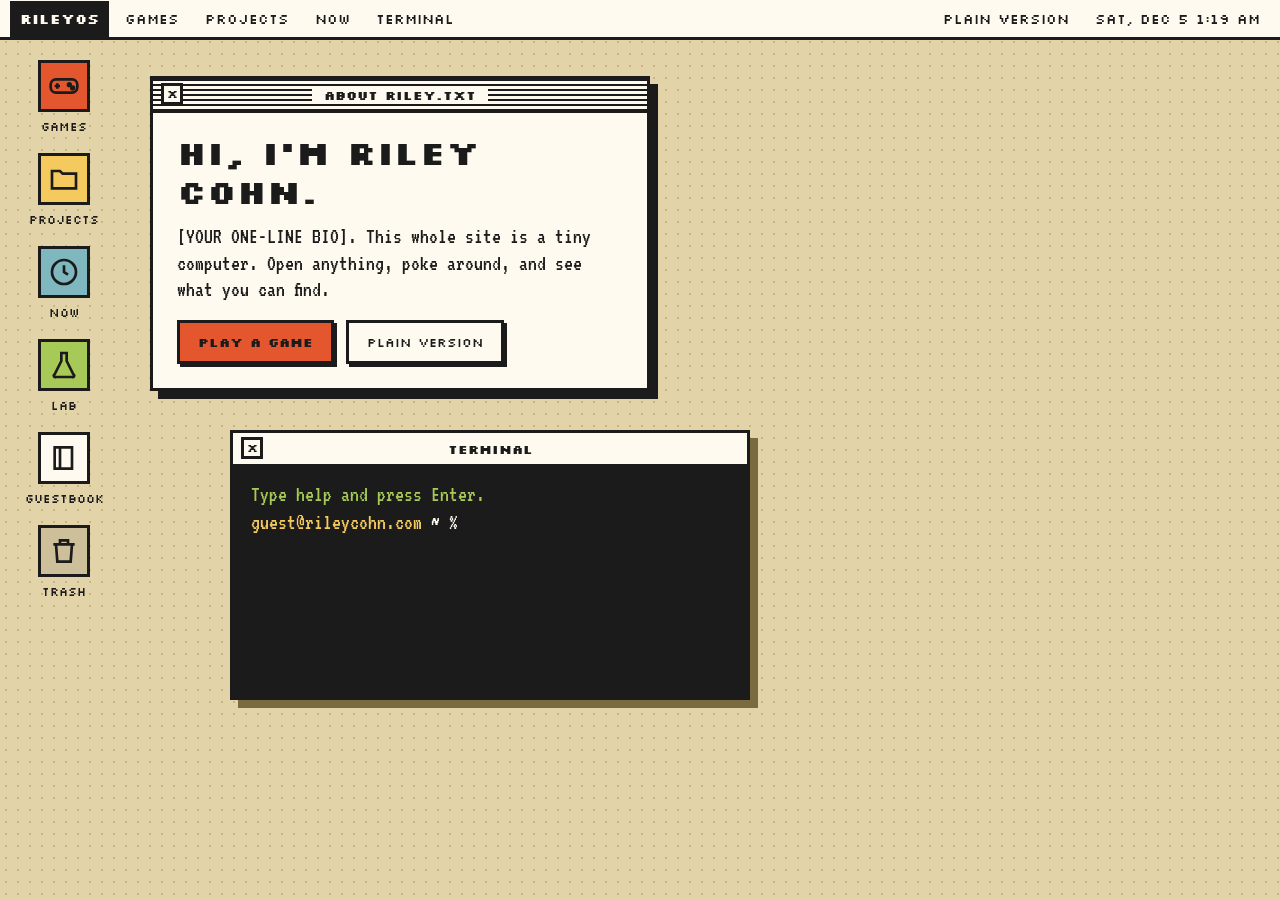
<file: index.html>
<!doctype html>
<html lang="en">
<head>
<meta charset="utf-8">
<title>Riley Cohn</title>
<meta name="description" content="Riley Cohn's personal site: a tiny desktop computer with games inside.">
<meta name="viewport" content="width=device-width, initial-scale=1">
<meta name="theme-color" content="#e3d3a8">
<link rel="manifest" href="/site.webmanifest">
<link rel="apple-touch-icon" href="/icon.png">
<link rel="preconnect" href="https://fonts.googleapis.com">
<link rel="preconnect" href="https://fonts.gstatic.com" crossorigin>
<link rel="stylesheet" href="https://fonts.googleapis.com/css2?family=Silkscreen:wght@400;700&family=VT323&display=swap">
<link rel="stylesheet" href="/css/os.css">
</head>
<body>

<header class="menubar">
  <button class="logo" data-open="about">RileyOS</button>
  <a href="/games/">Games</a>
  <a href="/projects/">Projects</a>
  <button data-open="now">Now</button>
  <button data-open="terminal">Terminal</button>
  <span class="spacer"></span>
  <button id="mode">Plain version</button>
  <span id="clock"></span>
</header>

<main class="desktop" id="desktop">

  <nav class="icons" aria-label="Desktop">
    <a class="icon in-dock" href="/games/"><span class="tile" style="background: var(--red)"><svg viewBox="0 0 24 24" aria-hidden="true"><rect x="2" y="7" width="20" height="10" rx="4"/><path d="M7 10v4M5 12h4"/><circle cx="16" cy="11" r="1"/><circle cx="18.5" cy="13.5" r="1"/></svg></span><span class="label">Games</span></a>
    <a class="icon in-dock" href="/projects/"><span class="tile" style="background: var(--yellow)"><svg viewBox="0 0 24 24" aria-hidden="true"><path d="M3 6h6l2 2h10v11H3z"/></svg></span><span class="label">Projects</span></a>
    <button class="icon" data-open="now"><span class="tile" style="background: var(--blue)"><svg viewBox="0 0 24 24" aria-hidden="true"><circle cx="12" cy="12" r="9"/><path d="M12 7v5l3 2"/></svg></span><span class="label">Now</span></button>
    <button class="icon" data-open="lab"><span class="tile" style="background: var(--green)"><svg viewBox="0 0 24 24" aria-hidden="true"><path d="M9 3h6M10 3v6l-5 10a1 1 0 0 0 1 2h12a1 1 0 0 0 1-2l-5-10V3"/></svg></span><span class="label">Lab</span></button>
    <button class="icon" data-open="guestbook"><span class="tile"><svg viewBox="0 0 24 24" aria-hidden="true"><path d="M5 4h13v16H5zM9 4v16"/></svg></span><span class="label">Guestbook</span></button>
    <button class="icon" data-open="trash"><span class="tile" style="background: #cdbf9a"><svg viewBox="0 0 24 24" aria-hidden="true"><path d="M4 7h16M9 7V4h6v3M6 7l1 13h10l1-13"/></svg></span><span class="label">Trash</span></button>
  </nav>

  <!-- TODO(Riley): replace the [BRACKETED] text below with your own words. -->

  <section class="window" id="w-about" data-x="150" data-y="36" style="width: 500px">
    <div class="titlebar"><button class="close" aria-label="Close About">x</button><span class="title">About Riley.txt</span></div>
    <div class="content">
      <h1>Hi, I'm Riley Cohn.</h1>
      <p>[YOUR ONE-LINE BIO]. This whole site is a tiny computer. Open anything, poke around, and see what you can find.</p>
      <div class="btn-row">
        <a class="btn primary" href="/games/">Play a game</a>
        <button class="btn" data-mode>Plain version</button>
      </div>
    </div>
  </section>

  <section class="window" id="w-now" data-x="700" data-y="60" style="width: 380px" hidden>
    <div class="titlebar"><button class="close" aria-label="Close Now">x</button><span class="title">now.txt</span></div>
    <div class="content">
      <h2>Now</h2>
      <p id="now-text">[WHAT YOU'RE UP TO THIS MONTH]</p>
    </div>
  </section>

  <section class="window" id="w-lab" data-x="420" data-y="230" style="width: 400px" hidden>
    <div class="titlebar"><button class="close" aria-label="Close Lab">x</button><span class="title">/lab</span></div>
    <div class="content">
      <h2>Lab</h2>
      <p>Half-finished experiments go here. Nothing has escaped yet.</p>
    </div>
  </section>

  <section class="window" id="w-guestbook" data-x="480" data-y="120" style="width: 400px" hidden>
    <div class="titlebar"><button class="close" aria-label="Close Guestbook">x</button><span class="title">Guestbook</span></div>
    <div class="content">
      <h2>Guestbook</h2>
      <p>Coming soon. The pen is still being sharpened.</p>
    </div>
  </section>

  <section class="window no-plain" id="w-trash" data-x="300" data-y="200" style="width: 420px" hidden>
    <div class="titlebar"><button class="close" aria-label="Close Trash">x</button><span class="title">Trash</span></div>
    <div class="content">
      <p>1 item</p>
      <p><b>old_homepage.html</b><br>"Hello world! This is HTML5 Boilerplate."</p>
    </div>
  </section>

  <section class="window terminal" id="w-terminal" data-x="230" data-y="390" style="width: 520px">
    <div class="titlebar"><button class="close" aria-label="Close Terminal">x</button><span class="title">Terminal</span></div>
    <div class="content" id="term">
      <div id="term-log"><div class="out">Type help and press Enter.</div></div>
      <form id="term-form" autocomplete="off">
        <label for="term-input"><span class="who">guest@rileycohn.com</span> ~ %</label>
        <input id="term-input" spellcheck="false" autocapitalize="off">
      </form>
    </div>
  </section>

  <nav class="dock" aria-label="Dock">
    <a class="icon" href="/games/"><span class="tile" style="background: var(--red)"><svg viewBox="0 0 24 24" aria-hidden="true"><rect x="2" y="7" width="20" height="10" rx="4"/><path d="M7 10v4M5 12h4"/><circle cx="16" cy="11" r="1"/><circle cx="18.5" cy="13.5" r="1"/></svg></span><span class="label">Games</span></a>
    <a class="icon" href="/projects/"><span class="tile" style="background: var(--yellow)"><svg viewBox="0 0 24 24" aria-hidden="true"><path d="M3 6h6l2 2h10v11H3z"/></svg></span><span class="label">Projects</span></a>
    <button class="icon" data-open="terminal"><span class="tile" style="background: var(--ink); color: var(--paper)"><svg viewBox="0 0 24 24" aria-hidden="true"><path d="M4 5h16v14H4zM7 10l3 2-3 2M12 15h4"/></svg></span><span class="label">Terminal</span></button>
  </nav>

</main>

<script src="/js/os.js"></script>
</body>
</html>
</file>
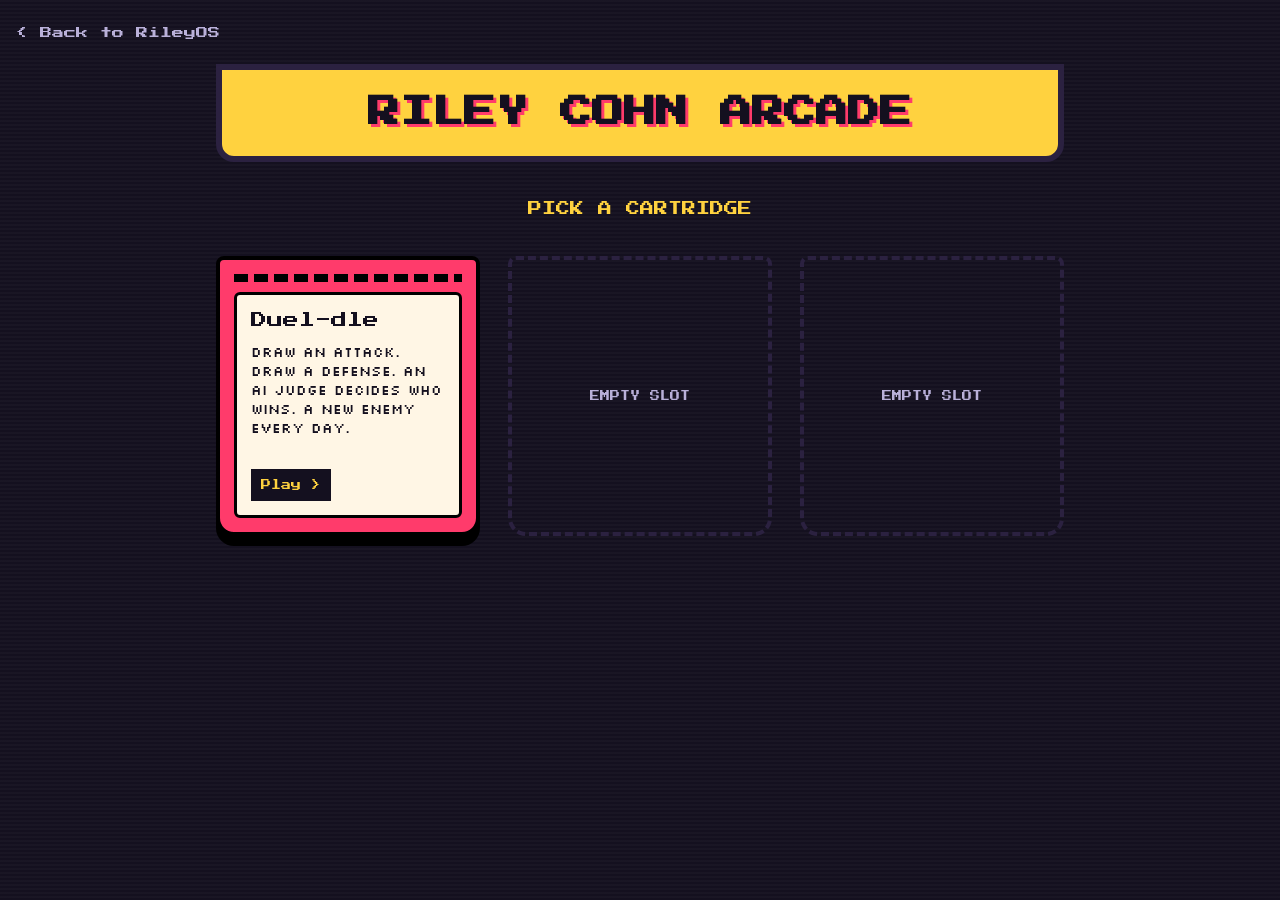
<file: games/index.html>
<!doctype html>
<html lang="en">
<head>
<meta charset="utf-8">
<title>Riley Cohn Arcade</title>
<meta name="description" content="Games by Riley Cohn. Pick a cartridge and play.">
<meta name="viewport" content="width=device-width, initial-scale=1">
<meta name="theme-color" content="#14101f">
<link rel="apple-touch-icon" href="/icon.png">
<link rel="preconnect" href="https://fonts.googleapis.com">
<link rel="preconnect" href="https://fonts.gstatic.com" crossorigin>
<link rel="stylesheet" href="https://fonts.googleapis.com/css2?family=Press+Start+2P&family=Silkscreen:wght@400;700&display=swap">
<link rel="stylesheet" href="/css/arcade.css">
</head>
<body>

<header class="topbar">
  <a href="/">&lt; Back to RileyOS</a>
</header>

<main class="arcade">
  <h1 class="marquee">RILEY COHN ARCADE</h1>
  <p class="prompt">PICK A CARTRIDGE</p>

  <!-- To add a game: copy a .cart link, point href at the game's folder, and set its colour with --c. -->
  <div class="carts">
    <a class="cart" href="/games/duel-dle/" style="--c: #ff3b6b">
      <span class="grip"></span>
      <span class="sticker">
        <span class="name">Duel-dle</span>
        <span class="blurb">Draw an attack. Draw a defense. An AI judge decides who wins. A new enemy every day.</span>
        <span class="play">Play &gt;</span>
      </span>
    </a>
    <div class="cart empty"><span>EMPTY SLOT</span></div>
    <div class="cart empty"><span>EMPTY SLOT</span></div>
  </div>
</main>

</body>
</html>
</file>
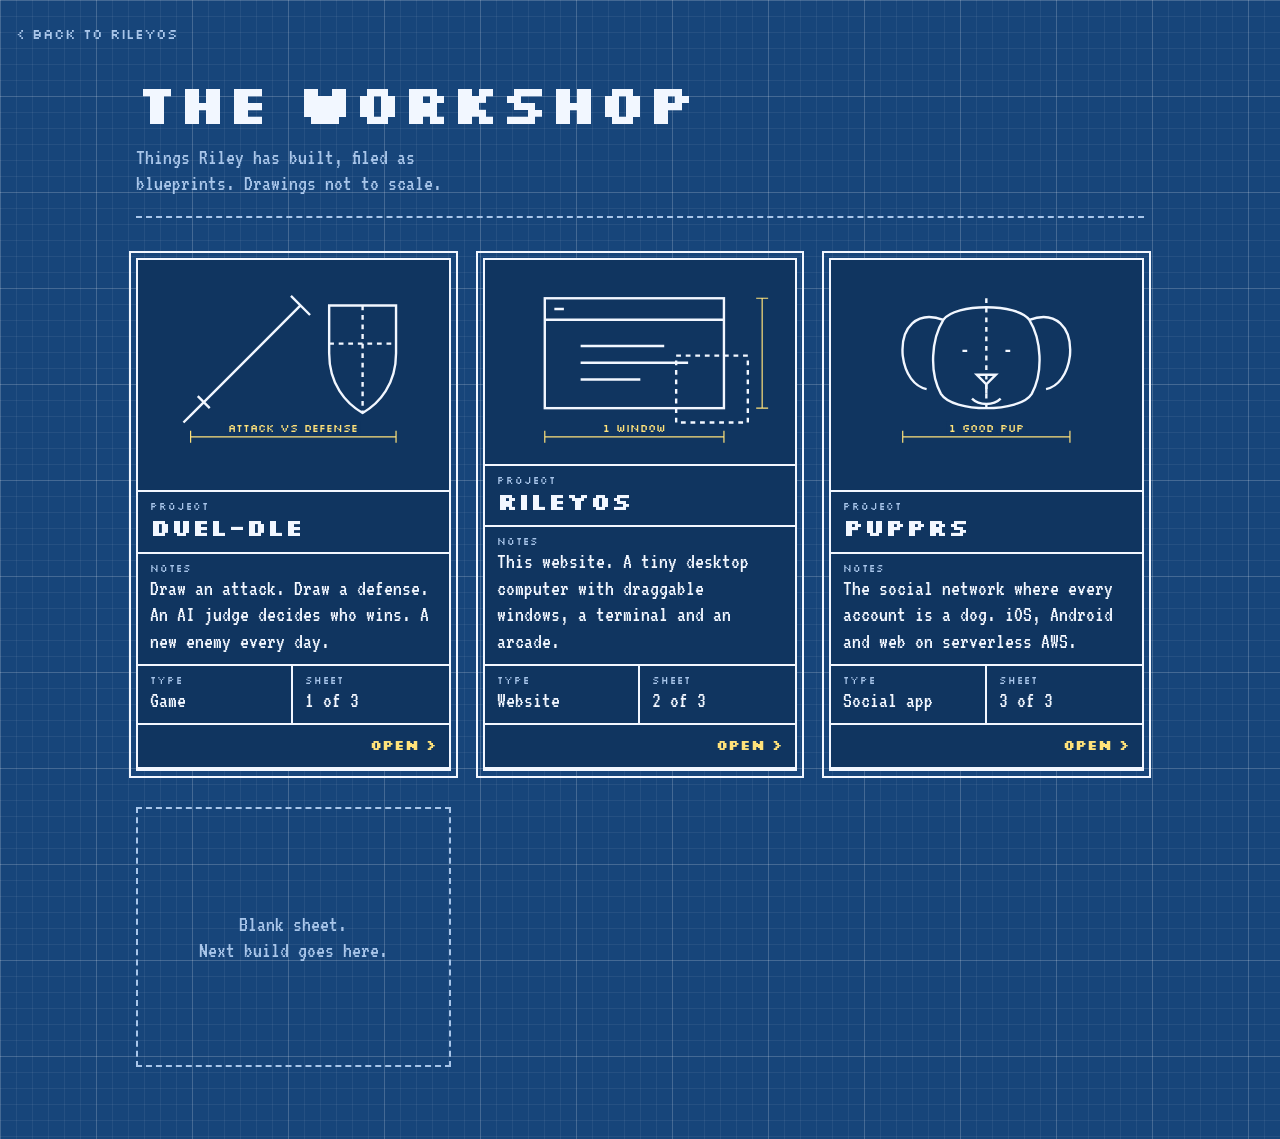
<file: projects/index.html>
<!doctype html>
<html lang="en">
<head>
<meta charset="utf-8">
<title>Riley Cohn's Workshop</title>
<meta name="description" content="Projects by Riley Cohn, filed as blueprints.">
<meta name="viewport" content="width=device-width, initial-scale=1">
<meta name="theme-color" content="#17457a">
<link rel="apple-touch-icon" href="/icon.png">
<link rel="preconnect" href="https://fonts.googleapis.com">
<link rel="preconnect" href="https://fonts.gstatic.com" crossorigin>
<link rel="stylesheet" href="https://fonts.googleapis.com/css2?family=Silkscreen:wght@400;700&family=VT323&display=swap">
<link rel="stylesheet" href="/css/workshop.css">
</head>
<body>

<header class="topbar">
  <a href="/">&lt; Back to RileyOS</a>
</header>

<main class="workshop">
  <div class="heading">
    <h1>The Workshop</h1>
    <p>Things Riley has built, filed as blueprints. Drawings not to scale.</p>
  </div>

  <!-- TODO(Riley): add your real projects. To add one, copy a .sheet link, change the
       title block text and href, and renumber the sheets. The drawing is optional. -->
  <div class="sheets">

    <a class="sheet" href="/games/duel-dle/">
      <svg class="drawing" viewBox="0 0 240 150" role="img" aria-label="Sketch of a sword crossing a shield">
        <path d="M150 28h56v40c0 26-14 42-28 50-14-8-28-24-28-50z"/>
        <path d="M178 28v90M150 60h56" stroke-dasharray="4 4"/>
        <path d="M34 120l92-92M118 20l16 16M40 104l10 10M28 126l6-6"/>
        <path class="dim" d="M34 138h172M34 133v10M206 133v10"/>
        <text x="120" y="134" text-anchor="middle">ATTACK VS DEFENSE</text>
      </svg>
      <dl class="titleblock">
        <div class="wide"><dt>Project</dt><dd class="name">Duel-dle</dd></div>
        <div class="wide"><dt>Notes</dt><dd>Draw an attack. Draw a defense. An AI judge decides who wins. A new enemy every day.</dd></div>
        <div><dt>Type</dt><dd>Game</dd></div>
        <div><dt>Sheet</dt><dd>1 of 3</dd></div>
        <div class="wide open">Open &gt;</div>
      </dl>
    </a>

    <a class="sheet" href="/">
      <svg class="drawing" viewBox="0 0 240 150" role="img" aria-label="Sketch of a desktop window">
        <rect x="40" y="22" width="150" height="92"/>
        <path d="M40 40h150M48 31h8M70 62h70M70 76h90M70 90h50"/>
        <rect x="150" y="70" width="60" height="56" stroke-dasharray="4 4"/>
        <path class="dim" d="M40 138h150M40 133v10M190 133v10M222 22v92M217 22h10M217 114h10"/>
        <text x="115" y="134" text-anchor="middle">1 WINDOW</text>
      </svg>
      <dl class="titleblock">
        <div class="wide"><dt>Project</dt><dd class="name">RileyOS</dd></div>
        <div class="wide"><dt>Notes</dt><dd>This website. A tiny desktop computer with draggable windows, a terminal and an arcade.</dd></div>
        <div><dt>Type</dt><dd>Website</dd></div>
        <div><dt>Sheet</dt><dd>2 of 3</dd></div>
        <div class="wide open">Open &gt;</div>
      </dl>
    </a>

    <a class="sheet" href="/projects/pupprs/">
      <svg class="drawing" viewBox="0 0 240 150" role="img" aria-label="Sketch of a puppy's face">
        <path d="M84 40c-22-8-36 6-34 30 2 16 10 26 20 28M156 40c22-8 36 6 34 30-2 16-10 26-20 28"/>
        <path d="M84 40c10-14 62-14 72 0 10 16 12 44 2 62-10 16-66 16-76 0-10-18-8-46 2-62z"/>
        <path d="M100 66h4M136 66h4M112 86h16l-8 8zM120 94v8M108 106c6 6 18 6 24 0"/>
        <path d="M120 22v96" stroke-dasharray="4 4"/>
        <path class="dim" d="M50 138h140M50 133v10M190 133v10"/>
        <text x="120" y="134" text-anchor="middle">1 GOOD PUP</text>
      </svg>
      <dl class="titleblock">
        <div class="wide"><dt>Project</dt><dd class="name">Pupprs</dd></div>
        <div class="wide"><dt>Notes</dt><dd>The social network where every account is a dog. iOS, Android and web on serverless AWS.</dd></div>
        <div><dt>Type</dt><dd>Social app</dd></div>
        <div><dt>Sheet</dt><dd>3 of 3</dd></div>
        <div class="wide open">Open &gt;</div>
      </dl>
    </a>

    <div class="sheet blank"><span>Blank sheet.<br>Next build goes here.</span></div>

  </div>
</main>

</body>
</html>
</file>
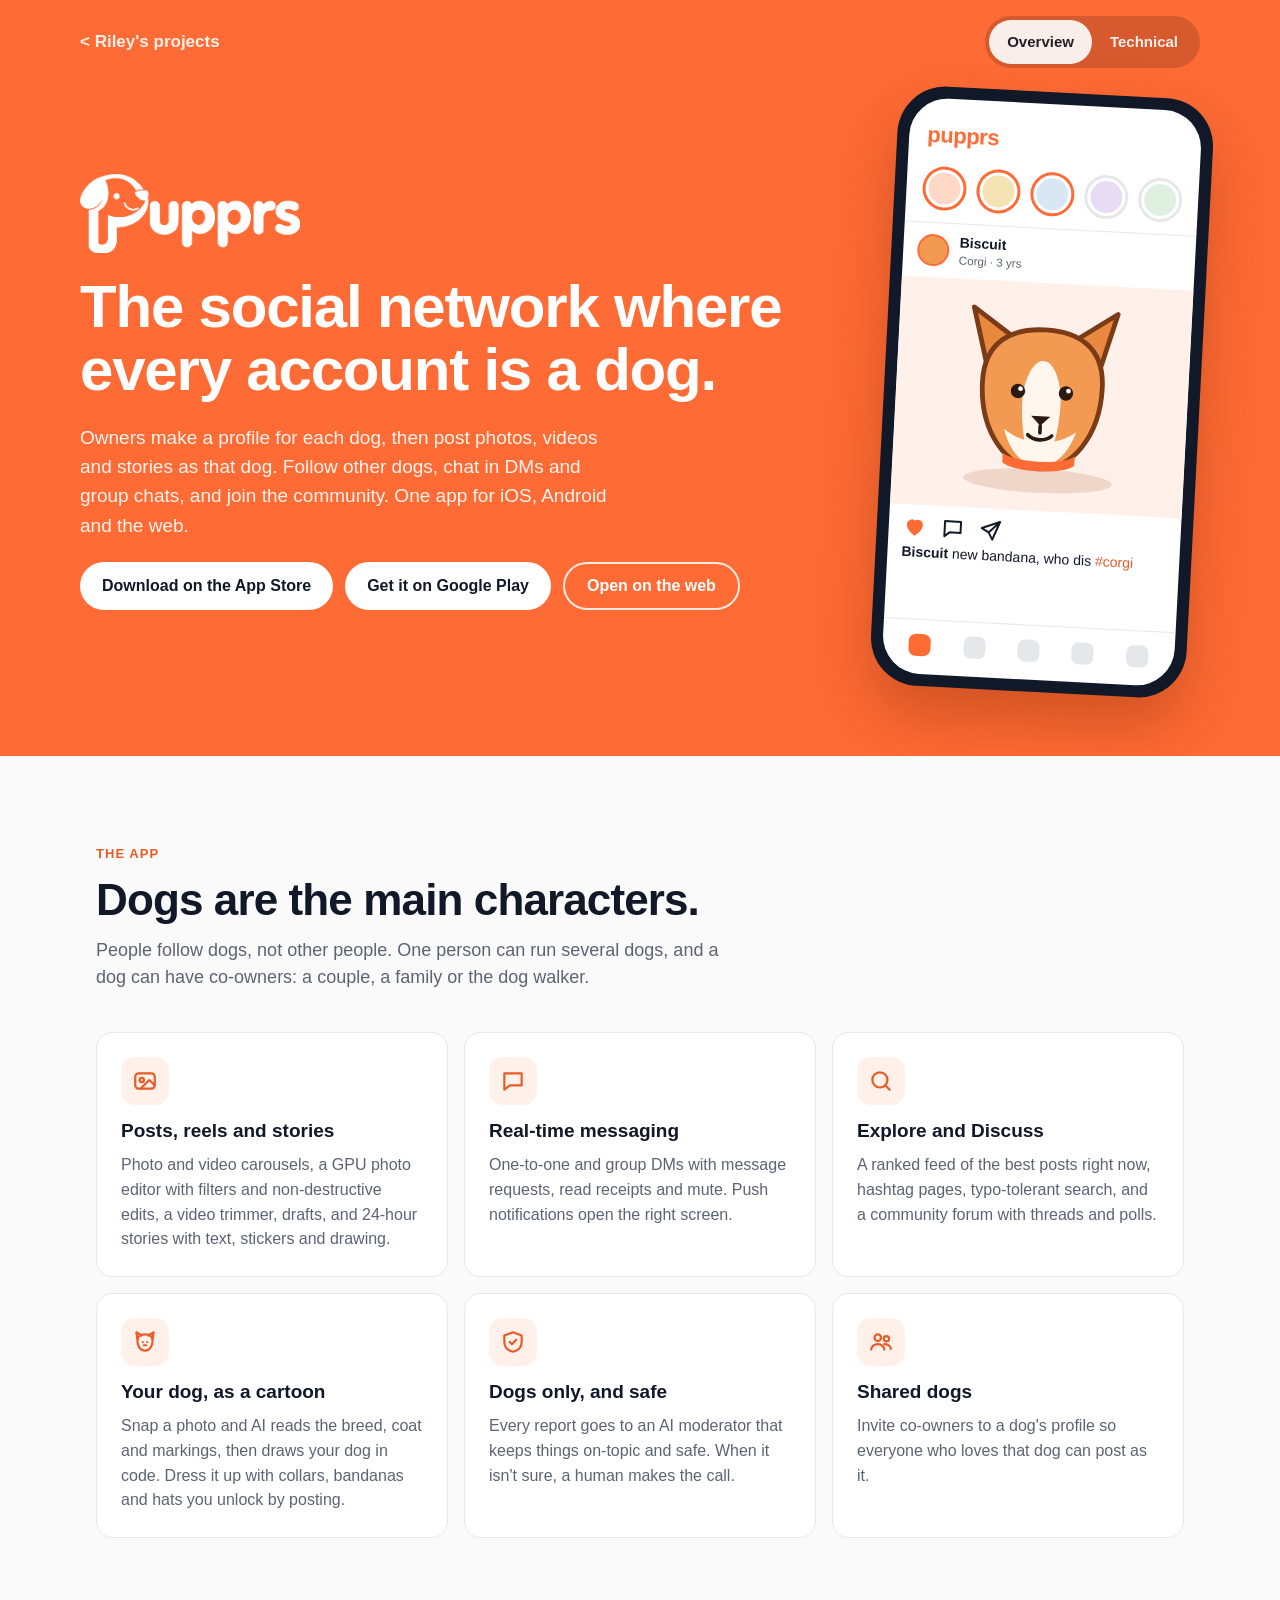
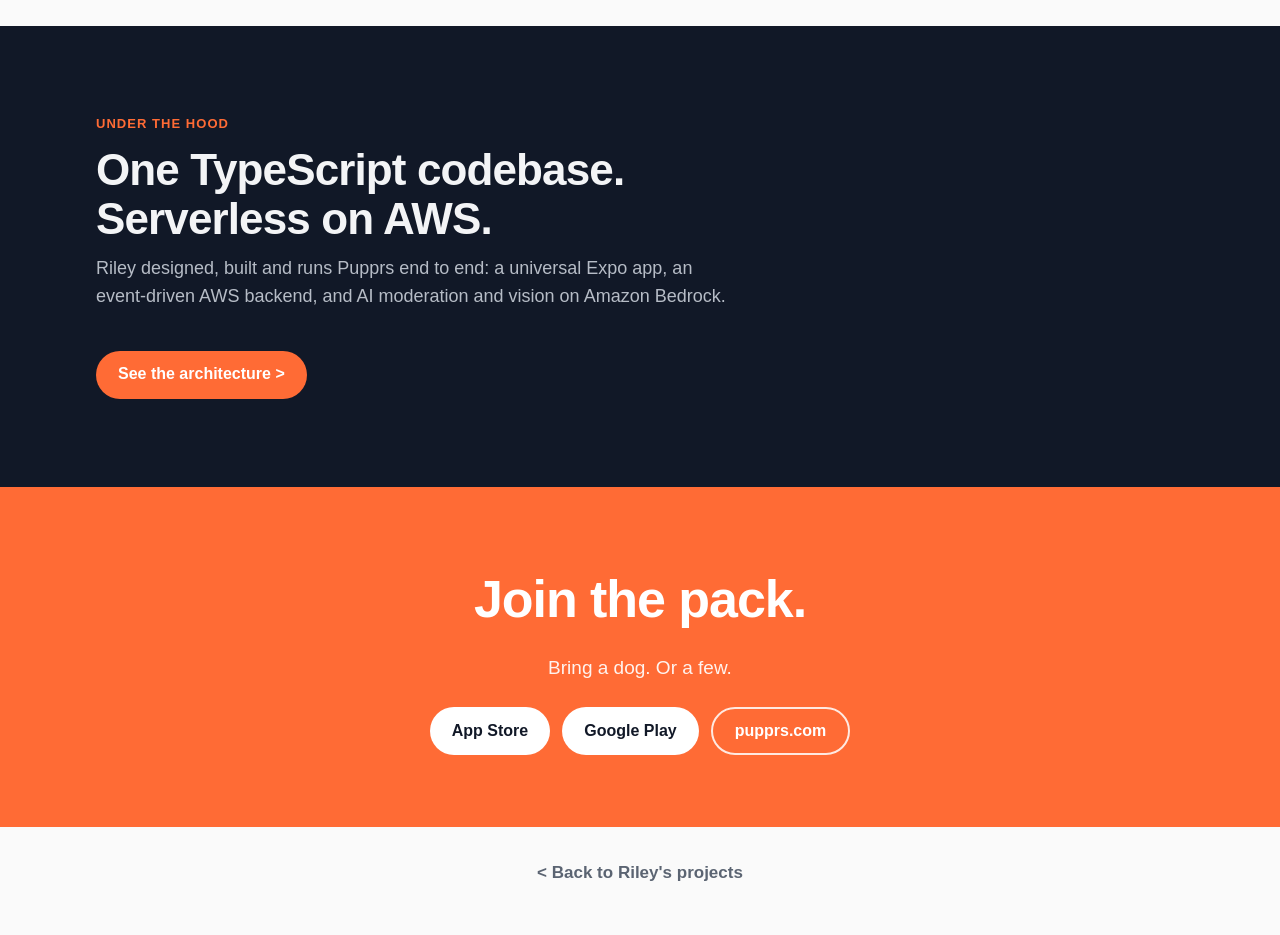
<file: projects/pupprs/index.html>
<!doctype html>
<html lang="en">
<head>
<meta charset="utf-8">
<title>Pupprs · Riley Cohn</title>
<meta name="description" content="Pupprs is the social network where every account is a dog. One app for iOS, Android and the web on a serverless AWS backend, designed, built and run by Riley Cohn.">
<meta name="viewport" content="width=device-width, initial-scale=1">
<meta name="theme-color" content="#ff6b35">
<link rel="apple-touch-icon" href="/icon.png">
<link rel="stylesheet" href="/projects/pupprs/pupprs.css">
</head>
<body>

<header class="hero">
  <nav class="crumbs">
    <a href="/projects/">&lt; Riley's projects</a>
    <span class="switch" role="group" aria-label="View">
      <a href="/projects/pupprs/" aria-current="page">Overview</a>
      <a href="/projects/pupprs/technical/">Technical</a>
    </span>
  </nav>
  <div class="hero-inner">
    <div class="hero-copy">
      <img class="wordmark" src="/projects/pupprs/wordmark-white.png" alt="Pupprs" width="1001" height="359">
      <h1>The social network where every account is a dog.</h1>
      <p>Owners make a profile for each dog, then post photos, videos and stories as that dog. Follow other dogs, chat in DMs and group chats, and join the community. One app for iOS, Android and the web.</p>
      <div class="cta">
        <a class="pill solid" href="https://apps.apple.com/us/app/pupprs/id6769940714">Download on the App Store</a>
        <a class="pill solid" href="https://play.google.com/store/apps/details?id=com.pupprs.app">Get it on Google Play</a>
        <a class="pill ghost" href="https://pupprs.com/">Open on the web</a>
      </div>
    </div>

    <!-- Illustration of the app, not a screenshot. -->
    <div class="phone" aria-hidden="true">
      <div class="screen">
        <div class="app-top"><span class="app-name">pupprs</span></div>
        <div class="stories">
          <span class="ring"><span style="background: #ffd8c7"></span></span>
          <span class="ring"><span style="background: #f6e3b4"></span></span>
          <span class="ring"><span style="background: #d9e7f5"></span></span>
          <span class="ring seen"><span style="background: #e7dcf4"></span></span>
          <span class="ring seen"><span style="background: #dff0e0"></span></span>
        </div>
        <div class="post">
          <div class="post-head"><span class="avatar"></span><span><b>Biscuit</b><br><small>Corgi · 3 yrs</small></span></div>
          <div class="post-media">
            <svg viewBox="0 0 200 170">
              <ellipse cx="100" cy="150" rx="62" ry="10" fill="#f0d6c9"/>
              <path d="M52 52 40 8l38 26zM148 52l12-44-38 26z" fill="#e8893f" stroke="#7a3b16" stroke-width="4" stroke-linejoin="round"/>
              <path d="M50 70c0-34 22-46 50-46s50 12 50 46c0 40-22 70-50 70S50 110 50 70z" fill="#f29a52" stroke="#7a3b16" stroke-width="4"/>
              <path d="M100 50c-10 0-16 20-16 34 0 26 6 52 16 52s16-26 16-52c0-14-6-34-16-34z" fill="#fff6ee"/>
              <path d="M70 108c6 20 18 30 30 30s24-10 30-30c-8 6-18 10-30 10s-22-4-30-10z" fill="#fff6ee"/>
              <circle cx="80" cy="76" r="6" fill="#2a1a10"/><circle cx="120" cy="76" r="6" fill="#2a1a10"/>
              <circle cx="82" cy="74" r="2" fill="#fff"/><circle cx="122" cy="74" r="2" fill="#fff"/>
              <path d="M92 96h16l-8 8z" fill="#2a1a10"/>
              <path d="M100 104v6M90 112c5 5 15 5 20 0" fill="none" stroke="#2a1a10" stroke-width="3" stroke-linecap="round"/>
              <path d="M70 128c10 8 50 8 60 0v8c-10 8-50 8-60 0z" fill="#ff6b35"/>
            </svg>
          </div>
          <div class="post-actions">
            <svg viewBox="0 0 24 24"><path d="M12 20s-7-4.4-7-10a4 4 0 0 1 7-2.6A4 4 0 0 1 19 10c0 5.6-7 10-7 10z" fill="#ff6b35" stroke="#ff6b35" stroke-width="2"/></svg>
            <svg viewBox="0 0 24 24"><path d="M4 5h16v11H9l-5 4z" fill="none" stroke="currentColor" stroke-width="2" stroke-linejoin="round"/></svg>
            <svg viewBox="0 0 24 24"><path d="M21 3 10 14M21 3l-7 18-4-7-7-4z" fill="none" stroke="currentColor" stroke-width="2" stroke-linejoin="round"/></svg>
          </div>
          <p class="caption"><b>Biscuit</b> new bandana, who dis <span class="tagged">#corgi</span></p>
        </div>
        <div class="tabs"><span class="on"></span><span></span><span></span><span></span><span></span></div>
      </div>
    </div>
  </div>
</header>

<main>

  <section class="section">
    <div class="section-head">
      <p class="eyebrow">The app</p>
      <h2>Dogs are the main characters.</h2>
      <p>People follow dogs, not other people. One person can run several dogs, and a dog can have co-owners: a couple, a family or the dog walker.</p>
    </div>
    <div class="features">
      <article>
        <span class="icon"><svg viewBox="0 0 24 24"><rect x="3" y="5" width="18" height="14" rx="3"/><circle cx="9" cy="11" r="2"/><path d="m21 16-5-5-8 8"/></svg></span>
        <h3>Posts, reels and stories</h3>
        <p>Photo and video carousels, a GPU photo editor with filters and non-destructive edits, a video trimmer, drafts, and 24-hour stories with text, stickers and drawing.</p>
      </article>
      <article>
        <span class="icon"><svg viewBox="0 0 24 24"><path d="M4 5h16v11H9l-5 4z"/></svg></span>
        <h3>Real-time messaging</h3>
        <p>One-to-one and group DMs with message requests, read receipts and mute. Push notifications open the right screen.</p>
      </article>
      <article>
        <span class="icon"><svg viewBox="0 0 24 24"><circle cx="11" cy="11" r="7"/><path d="m20 20-4-4"/></svg></span>
        <h3>Explore and Discuss</h3>
        <p>A ranked feed of the best posts right now, hashtag pages, typo-tolerant search, and a community forum with threads and polls.</p>
      </article>
      <article>
        <span class="icon"><svg viewBox="0 0 24 24"><path d="M5 9 4 3l5 3M19 9l1-6-5 3"/><path d="M5 11c0-4 3-6 7-6s7 2 7 6c0 5-3 9-7 9s-7-4-7-9z"/><path d="M10 12h.01M14 12h.01M11 15h2"/></svg></span>
        <h3>Your dog, as a cartoon</h3>
        <p>Snap a photo and AI reads the breed, coat and markings, then draws your dog in code. Dress it up with collars, bandanas and hats you unlock by posting.</p>
      </article>
      <article>
        <span class="icon"><svg viewBox="0 0 24 24"><path d="M12 3 4 6v6c0 5 3.5 8 8 9 4.5-1 8-4 8-9V6z"/><path d="m9 12 2 2 4-4"/></svg></span>
        <h3>Dogs only, and safe</h3>
        <p>Every report goes to an AI moderator that keeps things on-topic and safe. When it isn't sure, a human makes the call.</p>
      </article>
      <article>
        <span class="icon"><svg viewBox="0 0 24 24"><circle cx="9" cy="8" r="3"/><circle cx="17" cy="9" r="2.5"/><path d="M3 19c0-3 3-5 6-5s6 2 6 5M15 14c3 0 6 1.5 6 4.5"/></svg></span>
        <h3>Shared dogs</h3>
        <p>Invite co-owners to a dog's profile so everyone who loves that dog can post as it.</p>
      </article>
    </div>
  </section>

  <section class="dark teaser">
    <div class="section">
      <div class="section-head">
        <p class="eyebrow">Under the hood</p>
        <h2>One TypeScript codebase. Serverless on AWS.</h2>
        <p>Riley designed, built and runs Pupprs end to end: a universal Expo app, an event-driven AWS backend, and AI moderation and vision on Amazon Bedrock.</p>
      </div>
      <a class="pill solid" href="/projects/pupprs/technical/">See the architecture &gt;</a>
    </div>
  </section>

  <section class="closing">
    <h2>Join the pack.</h2>
    <p>Bring a dog. Or a few.</p>
    <div class="cta">
      <a class="pill solid" href="https://apps.apple.com/us/app/pupprs/id6769940714">App Store</a>
      <a class="pill solid" href="https://play.google.com/store/apps/details?id=com.pupprs.app">Google Play</a>
      <a class="pill ghost" href="https://pupprs.com/">pupprs.com</a>
    </div>
  </section>

</main>

<footer class="foot"><a href="/projects/">&lt; Back to Riley's projects</a></footer>

</body>
</html>
</file>
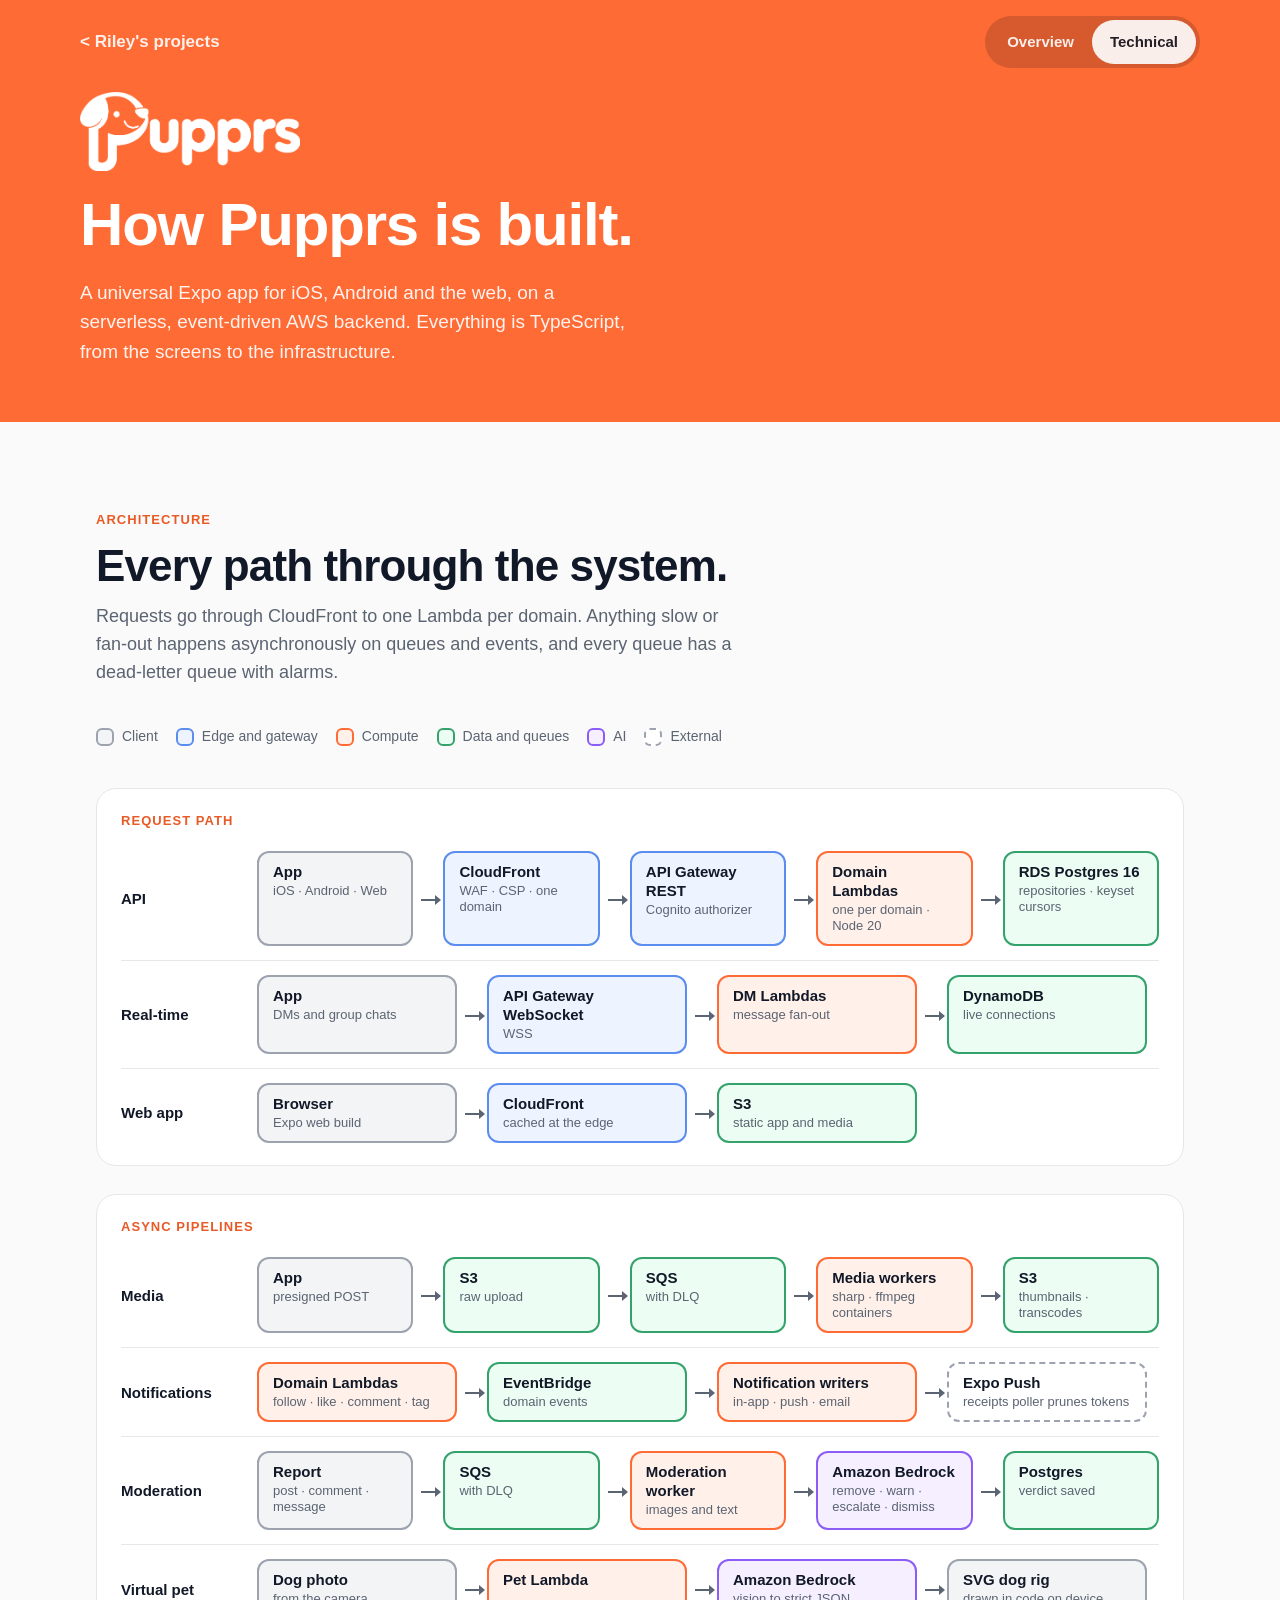
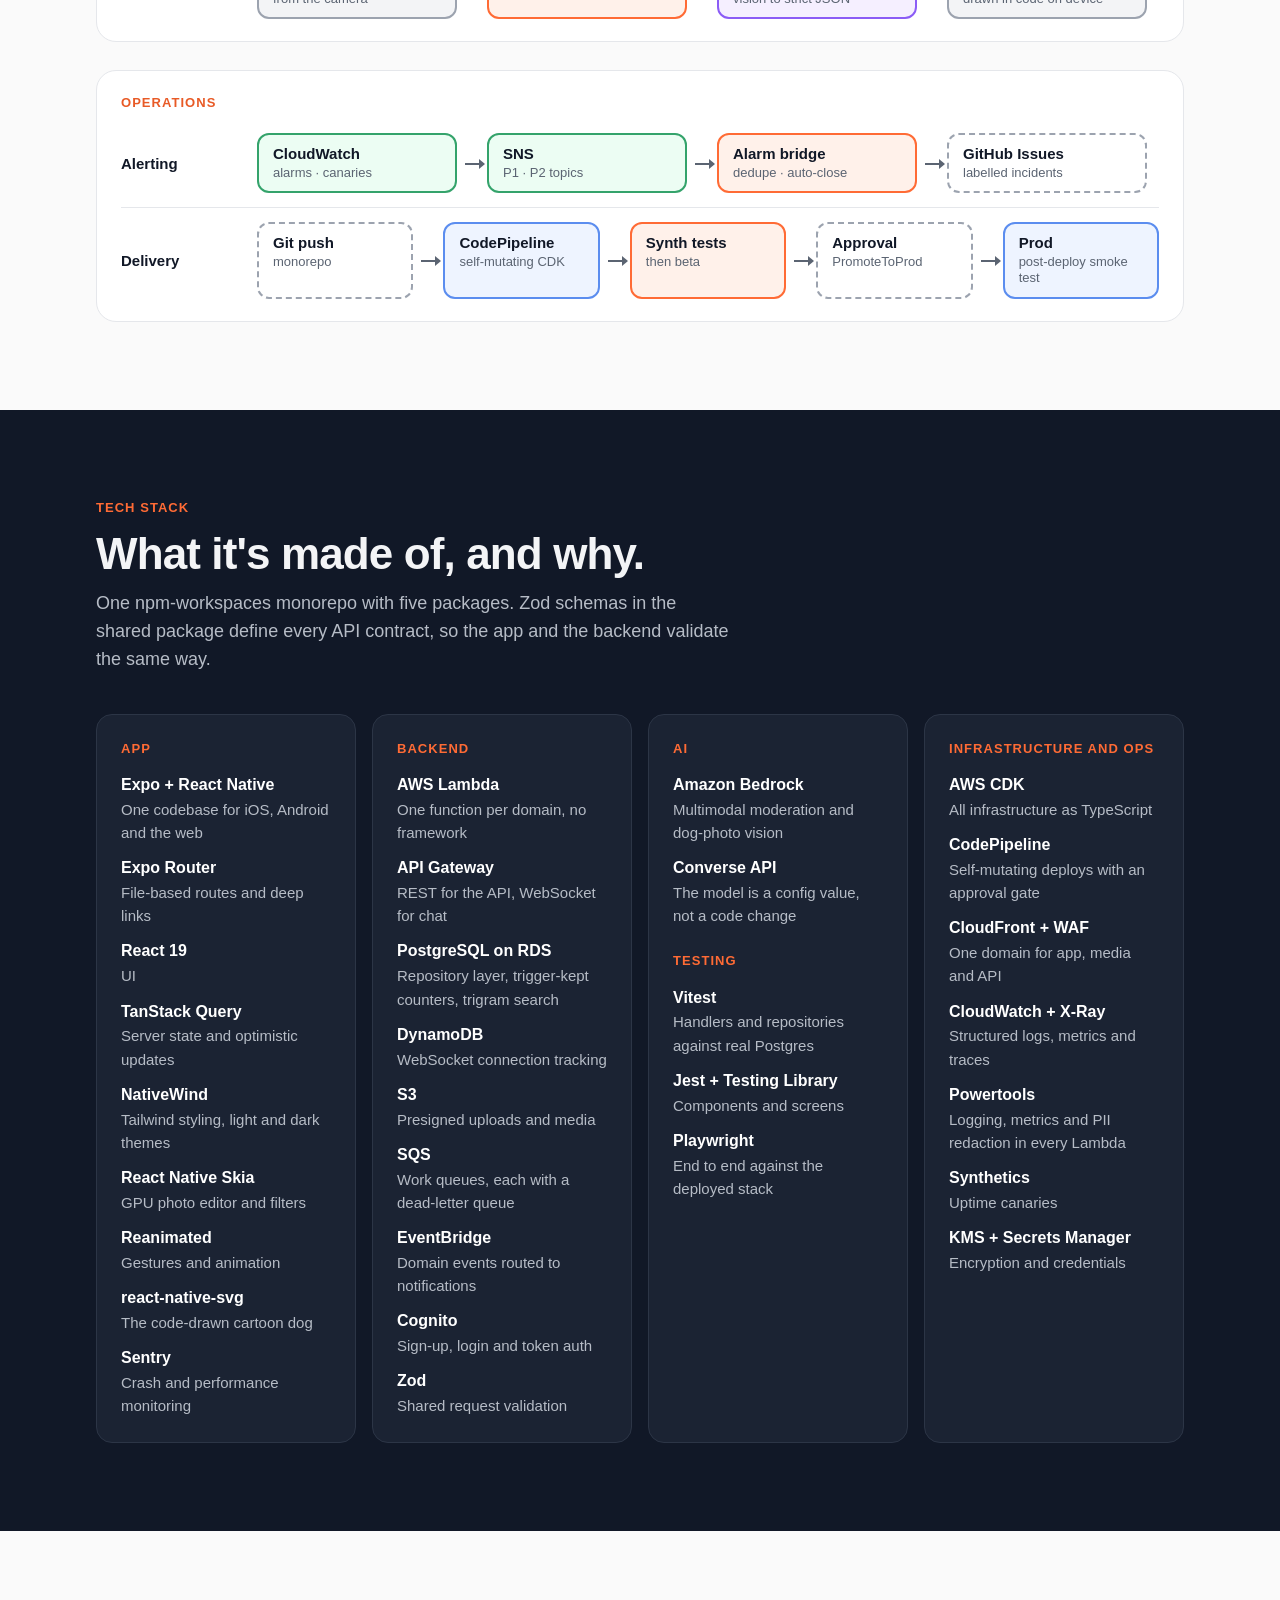
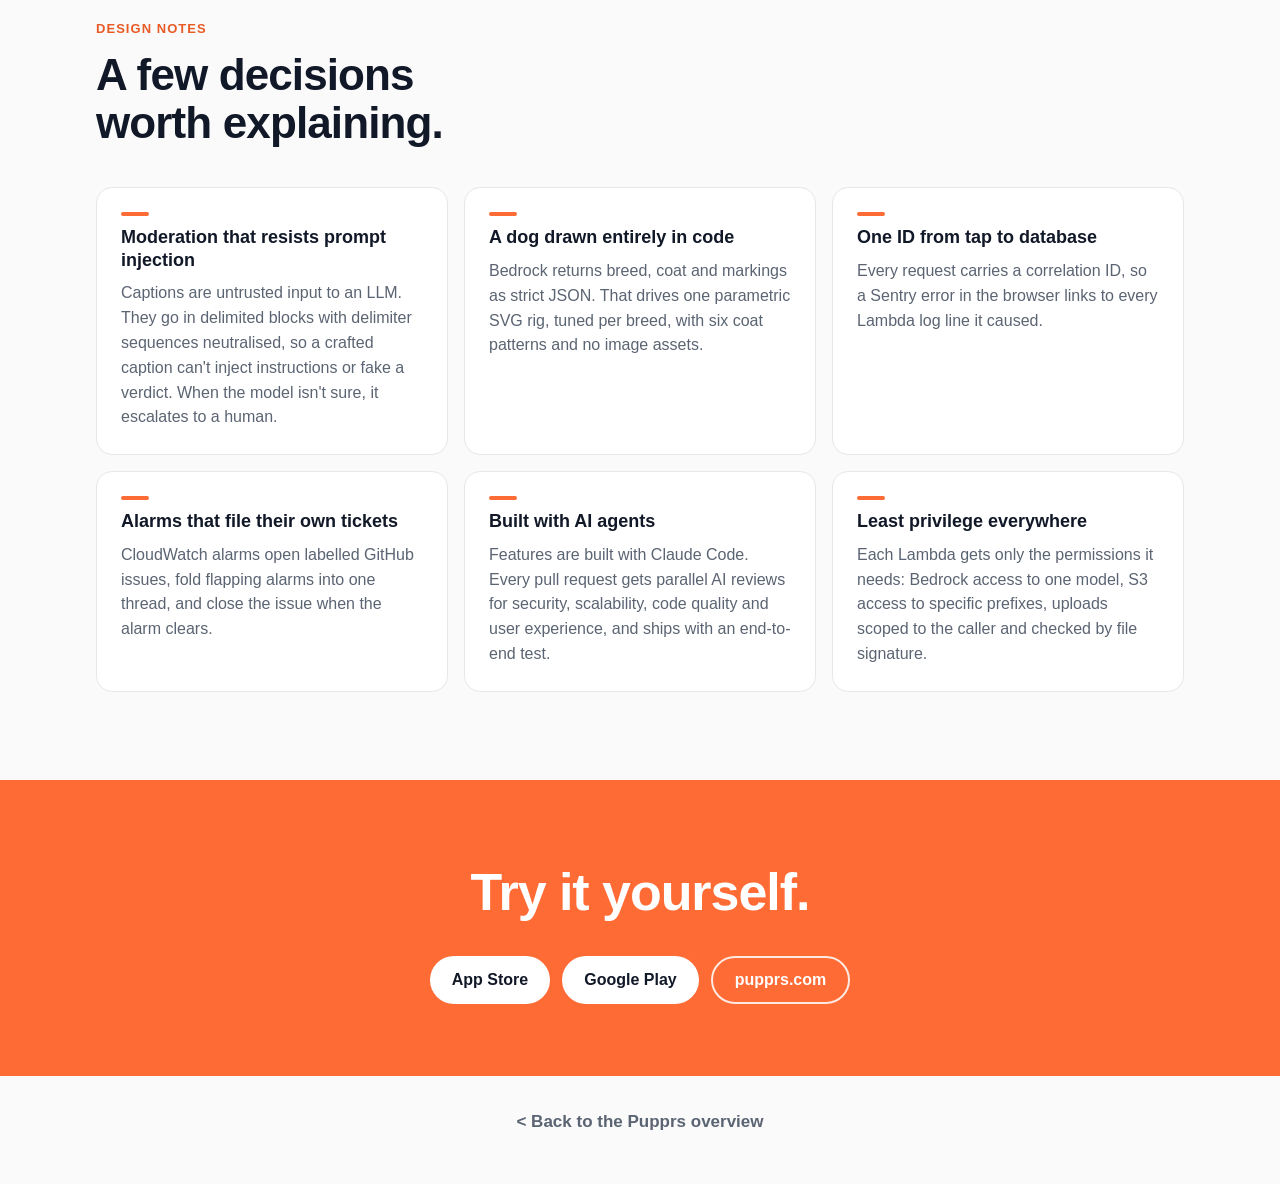
<file: projects/pupprs/technical/index.html>
<!doctype html>
<html lang="en">
<head>
<meta charset="utf-8">
<title>How Pupprs is built · Riley Cohn</title>
<meta name="description" content="The architecture and tech stack behind Pupprs: a universal Expo app on a serverless, event-driven AWS backend with AI on Amazon Bedrock.">
<meta name="viewport" content="width=device-width, initial-scale=1">
<meta name="theme-color" content="#ff6b35">
<link rel="apple-touch-icon" href="/icon.png">
<link rel="stylesheet" href="/projects/pupprs/pupprs.css">
</head>
<body>

<header class="hero compact">
  <nav class="crumbs">
    <a href="/projects/">&lt; Riley's projects</a>
    <span class="switch" role="group" aria-label="View">
      <a href="/projects/pupprs/">Overview</a>
      <a href="/projects/pupprs/technical/" aria-current="page">Technical</a>
    </span>
  </nav>
  <div class="hero-inner">
    <div class="hero-copy">
      <img class="wordmark" src="/projects/pupprs/wordmark-white.png" alt="Pupprs" width="1001" height="359">
      <h1>How Pupprs is built.</h1>
      <p>A universal Expo app for iOS, Android and the web, on a serverless, event-driven AWS backend. Everything is TypeScript, from the screens to the infrastructure.</p>
    </div>
  </div>
</header>

<main>

  <section class="section">
    <div class="section-head">
      <p class="eyebrow">Architecture</p>
      <h2>Every path through the system.</h2>
      <p>Requests go through CloudFront to one Lambda per domain. Anything slow or fan-out happens asynchronously on queues and events, and every queue has a dead-letter queue with alarms.</p>
    </div>

    <ul class="legend" aria-label="Legend">
      <li><span class="node k-client"></span>Client</li>
      <li><span class="node k-edge"></span>Edge and gateway</li>
      <li><span class="node k-compute"></span>Compute</li>
      <li><span class="node k-data"></span>Data and queues</li>
      <li><span class="node k-ai"></span>AI</li>
      <li><span class="node k-ext"></span>External</li>
    </ul>

    <div class="arch">

      <div class="lane-group">
        <h3>Request path</h3>
        <div class="lane">
          <p class="lane-name">API</p>
          <ol class="flow">
            <li class="node k-client"><b>App</b><small>iOS · Android · Web</small></li>
            <li class="node k-edge"><b>CloudFront</b><small>WAF · CSP · one domain</small></li>
            <li class="node k-edge"><b>API Gateway REST</b><small>Cognito authorizer</small></li>
            <li class="node k-compute"><b>Domain Lambdas</b><small>one per domain · Node 20</small></li>
            <li class="node k-data"><b>RDS Postgres 16</b><small>repositories · keyset cursors</small></li>
          </ol>
        </div>
        <div class="lane">
          <p class="lane-name">Real-time</p>
          <ol class="flow">
            <li class="node k-client"><b>App</b><small>DMs and group chats</small></li>
            <li class="node k-edge"><b>API Gateway WebSocket</b><small>WSS</small></li>
            <li class="node k-compute"><b>DM Lambdas</b><small>message fan-out</small></li>
            <li class="node k-data"><b>DynamoDB</b><small>live connections</small></li>
          </ol>
        </div>
        <div class="lane">
          <p class="lane-name">Web app</p>
          <ol class="flow">
            <li class="node k-client"><b>Browser</b><small>Expo web build</small></li>
            <li class="node k-edge"><b>CloudFront</b><small>cached at the edge</small></li>
            <li class="node k-data"><b>S3</b><small>static app and media</small></li>
          </ol>
        </div>
      </div>

      <div class="lane-group">
        <h3>Async pipelines</h3>
        <div class="lane">
          <p class="lane-name">Media</p>
          <ol class="flow">
            <li class="node k-client"><b>App</b><small>presigned POST</small></li>
            <li class="node k-data"><b>S3</b><small>raw upload</small></li>
            <li class="node k-data"><b>SQS</b><small>with DLQ</small></li>
            <li class="node k-compute"><b>Media workers</b><small>sharp · ffmpeg containers</small></li>
            <li class="node k-data"><b>S3</b><small>thumbnails · transcodes</small></li>
          </ol>
        </div>
        <div class="lane">
          <p class="lane-name">Notifications</p>
          <ol class="flow">
            <li class="node k-compute"><b>Domain Lambdas</b><small>follow · like · comment · tag</small></li>
            <li class="node k-data"><b>EventBridge</b><small>domain events</small></li>
            <li class="node k-compute"><b>Notification writers</b><small>in-app · push · email</small></li>
            <li class="node k-ext"><b>Expo Push</b><small>receipts poller prunes tokens</small></li>
          </ol>
        </div>
        <div class="lane">
          <p class="lane-name">Moderation</p>
          <ol class="flow">
            <li class="node k-client"><b>Report</b><small>post · comment · message</small></li>
            <li class="node k-data"><b>SQS</b><small>with DLQ</small></li>
            <li class="node k-compute"><b>Moderation worker</b><small>images and text</small></li>
            <li class="node k-ai"><b>Amazon Bedrock</b><small>remove · warn · escalate · dismiss</small></li>
            <li class="node k-data"><b>Postgres</b><small>verdict saved</small></li>
          </ol>
        </div>
        <div class="lane">
          <p class="lane-name">Virtual pet</p>
          <ol class="flow">
            <li class="node k-client"><b>Dog photo</b><small>from the camera</small></li>
            <li class="node k-compute"><b>Pet Lambda</b><small></small></li>
            <li class="node k-ai"><b>Amazon Bedrock</b><small>vision to strict JSON</small></li>
            <li class="node k-client"><b>SVG dog rig</b><small>drawn in code on device</small></li>
          </ol>
        </div>
      </div>

      <div class="lane-group">
        <h3>Operations</h3>
        <div class="lane">
          <p class="lane-name">Alerting</p>
          <ol class="flow">
            <li class="node k-data"><b>CloudWatch</b><small>alarms · canaries</small></li>
            <li class="node k-data"><b>SNS</b><small>P1 · P2 topics</small></li>
            <li class="node k-compute"><b>Alarm bridge</b><small>dedupe · auto-close</small></li>
            <li class="node k-ext"><b>GitHub Issues</b><small>labelled incidents</small></li>
          </ol>
        </div>
        <div class="lane">
          <p class="lane-name">Delivery</p>
          <ol class="flow">
            <li class="node k-ext"><b>Git push</b><small>monorepo</small></li>
            <li class="node k-edge"><b>CodePipeline</b><small>self-mutating CDK</small></li>
            <li class="node k-compute"><b>Synth tests</b><small>then beta</small></li>
            <li class="node k-ext"><b>Approval</b><small>PromoteToProd</small></li>
            <li class="node k-edge"><b>Prod</b><small>post-deploy smoke test</small></li>
          </ol>
        </div>
      </div>

    </div>
  </section>

  <section class="dark">
    <div class="section">
      <div class="section-head">
        <p class="eyebrow">Tech stack</p>
        <h2>What it's made of, and why.</h2>
        <p>One npm-workspaces monorepo with five packages. Zod schemas in the shared package define every API contract, so the app and the backend validate the same way.</p>
      </div>

      <div class="stack-grid">
        <article>
          <h3>App</h3>
          <dl>
            <div><dt>Expo + React Native</dt><dd>One codebase for iOS, Android and the web</dd></div>
            <div><dt>Expo Router</dt><dd>File-based routes and deep links</dd></div>
            <div><dt>React 19</dt><dd>UI</dd></div>
            <div><dt>TanStack Query</dt><dd>Server state and optimistic updates</dd></div>
            <div><dt>NativeWind</dt><dd>Tailwind styling, light and dark themes</dd></div>
            <div><dt>React Native Skia</dt><dd>GPU photo editor and filters</dd></div>
            <div><dt>Reanimated</dt><dd>Gestures and animation</dd></div>
            <div><dt>react-native-svg</dt><dd>The code-drawn cartoon dog</dd></div>
            <div><dt>Sentry</dt><dd>Crash and performance monitoring</dd></div>
          </dl>
        </article>
        <article>
          <h3>Backend</h3>
          <dl>
            <div><dt>AWS Lambda</dt><dd>One function per domain, no framework</dd></div>
            <div><dt>API Gateway</dt><dd>REST for the API, WebSocket for chat</dd></div>
            <div><dt>PostgreSQL on RDS</dt><dd>Repository layer, trigger-kept counters, trigram search</dd></div>
            <div><dt>DynamoDB</dt><dd>WebSocket connection tracking</dd></div>
            <div><dt>S3</dt><dd>Presigned uploads and media</dd></div>
            <div><dt>SQS</dt><dd>Work queues, each with a dead-letter queue</dd></div>
            <div><dt>EventBridge</dt><dd>Domain events routed to notifications</dd></div>
            <div><dt>Cognito</dt><dd>Sign-up, login and token auth</dd></div>
            <div><dt>Zod</dt><dd>Shared request validation</dd></div>
          </dl>
        </article>
        <article>
          <h3>AI</h3>
          <dl>
            <div><dt>Amazon Bedrock</dt><dd>Multimodal moderation and dog-photo vision</dd></div>
            <div><dt>Converse API</dt><dd>The model is a config value, not a code change</dd></div>
          </dl>
          <h3>Testing</h3>
          <dl>
            <div><dt>Vitest</dt><dd>Handlers and repositories against real Postgres</dd></div>
            <div><dt>Jest + Testing Library</dt><dd>Components and screens</dd></div>
            <div><dt>Playwright</dt><dd>End to end against the deployed stack</dd></div>
          </dl>
        </article>
        <article>
          <h3>Infrastructure and ops</h3>
          <dl>
            <div><dt>AWS CDK</dt><dd>All infrastructure as TypeScript</dd></div>
            <div><dt>CodePipeline</dt><dd>Self-mutating deploys with an approval gate</dd></div>
            <div><dt>CloudFront + WAF</dt><dd>One domain for app, media and API</dd></div>
            <div><dt>CloudWatch + X-Ray</dt><dd>Structured logs, metrics and traces</dd></div>
            <div><dt>Powertools</dt><dd>Logging, metrics and PII redaction in every Lambda</dd></div>
            <div><dt>Synthetics</dt><dd>Uptime canaries</dd></div>
            <div><dt>KMS + Secrets Manager</dt><dd>Encryption and credentials</dd></div>
          </dl>
        </article>
      </div>
    </div>
  </section>

  <section class="section">
    <div class="section-head">
      <p class="eyebrow">Design notes</p>
      <h2>A few decisions worth explaining.</h2>
    </div>
    <div class="features notes">
      <article>
        <h3>Moderation that resists prompt injection</h3>
        <p>Captions are untrusted input to an LLM. They go in delimited blocks with delimiter sequences neutralised, so a crafted caption can't inject instructions or fake a verdict. When the model isn't sure, it escalates to a human.</p>
      </article>
      <article>
        <h3>A dog drawn entirely in code</h3>
        <p>Bedrock returns breed, coat and markings as strict JSON. That drives one parametric SVG rig, tuned per breed, with six coat patterns and no image assets.</p>
      </article>
      <article>
        <h3>One ID from tap to database</h3>
        <p>Every request carries a correlation ID, so a Sentry error in the browser links to every Lambda log line it caused.</p>
      </article>
      <article>
        <h3>Alarms that file their own tickets</h3>
        <p>CloudWatch alarms open labelled GitHub issues, fold flapping alarms into one thread, and close the issue when the alarm clears.</p>
      </article>
      <article>
        <h3>Built with AI agents</h3>
        <p>Features are built with Claude Code. Every pull request gets parallel AI reviews for security, scalability, code quality and user experience, and ships with an end-to-end test.</p>
      </article>
      <article>
        <h3>Least privilege everywhere</h3>
        <p>Each Lambda gets only the permissions it needs: Bedrock access to one model, S3 access to specific prefixes, uploads scoped to the caller and checked by file signature.</p>
      </article>
    </div>
  </section>

  <section class="closing">
    <h2>Try it yourself.</h2>
    <div class="cta">
      <a class="pill solid" href="https://apps.apple.com/us/app/pupprs/id6769940714">App Store</a>
      <a class="pill solid" href="https://play.google.com/store/apps/details?id=com.pupprs.app">Google Play</a>
      <a class="pill ghost" href="https://pupprs.com/">pupprs.com</a>
    </div>
  </section>

</main>

<footer class="foot"><a href="/projects/pupprs/">&lt; Back to the Pupprs overview</a></footer>

</body>
</html>
</file>
<file: css/os.css>
/* RileyOS: sand desktop, cream windows, ink borders, hard shadows. */
:root {
  --sand: #e3d3a8; --sand-dot: #c9b683; --paper: #fffaf0; --ink: #1b1b1b;
  --red: #e4572e; --yellow: #f4c95d; --blue: #7fb7be; --green: #a7c957;
  --pixel: 'Silkscreen', monospace; --mono: 'VT323', monospace;
}
* { box-sizing: border-box; }
html, body { height: 100%; margin: 0; }
body {
  display: flex; flex-direction: column; color: var(--ink);
  background: var(--sand) radial-gradient(var(--sand-dot) 1.5px, transparent 1.5px) 0 0 / 12px 12px;
  font: 22px/1.2 var(--mono);
}
button { font: inherit; color: inherit; cursor: pointer; }
a { color: var(--ink); }
a:hover { color: #b93a1a; }
:focus-visible { outline: 3px dashed var(--red); outline-offset: 2px; }
h1, h2 { font-family: var(--pixel); margin: 0; line-height: 1.15; }
h1 { font-size: 34px; }
h2 { font-size: 18px; }
p, ul { margin: 0; }
ul { padding-left: 22px; }

.menubar {
  flex: none; min-height: 40px; display: flex; flex-wrap: wrap; align-items: center; gap: 4px 6px;
  padding: 0 10px; background: var(--paper); border-bottom: 3px solid var(--ink);
  font: 14px var(--pixel);
}
.menubar button, .menubar a {
  min-height: 36px; padding: 0 10px; display: inline-flex; align-items: center;
  background: none; border: 0; text-decoration: none; color: var(--ink);
}
.menubar button:hover, .menubar a:hover { background: var(--ink); color: var(--paper); }
.menubar .logo { background: var(--ink); color: var(--paper); font-weight: 700; }
.menubar .spacer { flex: 1; }
.menubar #clock { padding: 0 10px; }

.desktop { flex: 1; position: relative; overflow: hidden; }

.icons {
  position: absolute; left: 16px; top: 16px; bottom: 16px; display: flex; flex-direction: column;
  flex-wrap: wrap; align-content: flex-start; gap: 10px; font: 12px var(--pixel);
}
.icon {
  width: 96px; padding: 4px; display: flex; flex-direction: column; align-items: center; gap: 6px;
  background: none; border: 0; text-decoration: none; color: var(--ink); text-align: center;
}
.icon .tile {
  width: 52px; height: 52px; display: flex; align-items: center; justify-content: center;
  border: 3px solid var(--ink); background: var(--paper);
}
.icon svg { width: 32px; height: 32px; fill: none; stroke: currentColor; stroke-width: 2; }
.icon .label { padding: 1px 6px; }
.icon:hover .label, .icon:focus-visible .label { background: var(--ink); color: var(--paper); }
.icon:hover .tile { transform: translate(-2px, -2px); box-shadow: 4px 4px 0 var(--ink); }

.window {
  position: absolute; width: 480px; max-width: calc(100% - 16px); background: var(--paper);
  border: 3px solid var(--ink); box-shadow: 8px 8px 0 var(--ink);
}
.window[hidden] { display: none; }
.titlebar {
  height: 34px; display: flex; align-items: center; justify-content: center; position: relative;
  background: repeating-linear-gradient(var(--ink) 0 2px, var(--paper) 2px 5px);
  border-bottom: 3px solid var(--ink); cursor: grab; touch-action: none; user-select: none;
}
.titlebar:active { cursor: grabbing; }
.titlebar .title { background: var(--paper); padding: 0 12px; font: 700 13px var(--pixel); }
.titlebar .close {
  position: absolute; left: 8px; top: 4px; width: 22px; height: 22px; padding: 0;
  background: var(--paper); border: 3px solid var(--ink); font: 700 11px/1 var(--pixel);
}
.titlebar .close::after { content: ''; position: absolute; inset: -12px; } /* bigger tap target */
.titlebar .close:hover { background: var(--red); }
.content { padding: 20px 24px 24px; display: flex; flex-direction: column; gap: 12px; max-height: 60vh; overflow: auto; }

.btn-row { display: flex; flex-wrap: wrap; gap: 12px; margin-top: 6px; font: 13px var(--pixel); }
.btn {
  min-height: 44px; padding: 0 18px; display: inline-flex; align-items: center; text-decoration: none;
  background: var(--paper); color: var(--ink); border: 3px solid var(--ink); box-shadow: 3px 3px 0 var(--ink);
}
.btn.primary { background: var(--red); font-weight: 700; }
.btn:hover { color: var(--ink); transform: translate(-1px, -1px); box-shadow: 4px 4px 0 var(--ink); }
.btn:active { transform: translate(3px, 3px); box-shadow: none; }

.terminal { background: var(--ink); color: var(--paper); box-shadow: 8px 8px 0 #7a6a3f; }
.terminal .titlebar { background: var(--paper); color: var(--ink); }
.terminal .content { height: 230px; gap: 0; padding: 14px 18px; line-height: 1.25; }
.terminal .who { color: var(--yellow); }
.terminal .out { color: var(--green); white-space: pre-wrap; }
.terminal form { display: flex; gap: 8px; }
.terminal input {
  flex: 1; min-width: 0; padding: 0; background: none; border: 0; outline: 0;
  color: var(--paper); font: inherit; caret-color: var(--paper);
}

.dock { display: none; }

/* Phone mode: status bar, a hello widget, an app grid and a dock. Apps open full screen. */
.phone .menubar { flex-wrap: nowrap; height: 40px; }
.phone .menubar > :not(.logo):not(.spacer):not(#clock) { display: none; }
.phone .desktop { overflow-y: auto; padding: 16px; display: flex; flex-direction: column; gap: 20px; }
.phone .icons, .phone .dock {
  position: static; display: grid; grid-template-columns: repeat(4, minmax(0, 1fr)); gap: 16px 4px;
  font: 11px var(--pixel);
}
.phone .icons .in-dock { display: none; }
.phone .icon { width: auto; padding: 0; }
.phone .icon .tile { width: 60px; height: 60px; box-shadow: 3px 3px 0 var(--ink); }
.phone .icon svg { width: 36px; height: 36px; }
.phone .dock {
  grid-template-columns: repeat(3, minmax(0, 1fr)); margin-top: auto; padding: 12px 8px 8px; background: var(--paper);
  border: 3px solid var(--ink); box-shadow: 6px 6px 0 var(--ink);
}
.phone .window {
  position: fixed !important; left: 0 !important; top: 40px !important; right: 0; bottom: 0; z-index: 50 !important;
  width: auto !important; max-width: none; border: 0; box-shadow: none; display: flex; flex-direction: column;
}
.phone .window[hidden] { display: none; }
.phone .titlebar { height: 48px; flex: none; cursor: default; }
.phone .titlebar .close { left: 6px; top: 5px; width: 38px; height: 38px; font-size: 0; }
.phone .titlebar .close::before { content: '<'; font-size: 16px; }
.phone .content { flex: 1; max-height: none; }
.phone .terminal .content { height: auto; }
.phone #w-about { position: static !important; display: block; order: -1; border: 3px solid var(--ink); box-shadow: 6px 6px 0 var(--ink); }
.phone #w-about .titlebar, .phone [data-mode] { display: none; }
.phone #w-about .content { padding: 18px 20px 20px; }
.phone #w-about h1 { font-size: 28px; }

/* Plain mode: the same windows as one readable column. */
.plain body { display: block; height: auto; }
.plain .desktop { overflow: visible; max-width: 640px; margin: 0 auto; padding: 16px; display: flex; flex-direction: column; gap: 20px; }
.plain .icons { position: static; flex-direction: row; justify-content: center; }
.plain .window { position: static !important; display: block; width: auto !important; max-width: none; }
.plain .window.terminal, .plain .window.no-plain { display: none; }
.plain .titlebar { cursor: default; }
.plain .titlebar .close { display: none; }
.plain .content { max-height: none; }
.plain [data-mode], .plain #clock, .plain [data-open='terminal'] { display: none; }

@media (prefers-reduced-motion: reduce) { * { transition: none !important; } }
</file>
<file: css/arcade.css>
/* Arcade: dark room, yellow marquee, a shelf of cartridges that link to games. */
:root {
  --room: #14101f; --cab: #2b2140; --text: #f4f1ff; --dim: #b9b0d9;
  --yellow: #ffd23f; --red: #ff3b6b; --cyan: #3bf0ff; --ink: #14101f;
  --arcade: 'Press Start 2P', monospace;
}
* { box-sizing: border-box; }
html, body { margin: 0; }
body {
  min-height: 100vh; color: var(--text); font: 12px/1.6 var(--arcade);
  background: var(--room) repeating-linear-gradient(rgba(255, 255, 255, 0.025) 0 2px, transparent 2px 4px);
}
:focus-visible { outline: 3px dashed var(--cyan); outline-offset: 4px; }
h1, p { margin: 0; }

.topbar { padding: 12px 16px 0; }
.topbar a { color: var(--dim); text-decoration: none; display: inline-flex; align-items: center; min-height: 44px; }
.topbar a:hover { color: var(--text); }

.arcade { max-width: 880px; margin: 0 auto; padding: 8px 16px 64px; display: flex; flex-direction: column; gap: 36px; }
.marquee {
  padding: 22px 12px; text-align: center; font-size: clamp(16px, 4.5vw, 32px); line-height: 1.3;
  background: var(--yellow); color: var(--ink); border: 6px solid var(--cab); border-radius: 0 0 18px 18px;
  text-shadow: 3px 3px 0 var(--red);
}
.prompt { text-align: center; font-size: 14px; color: var(--yellow); animation: blink 1.2s steps(1) infinite; }
@keyframes blink { 50% { opacity: 0.35; } }

.carts { display: grid; grid-template-columns: repeat(auto-fill, minmax(230px, 1fr)); gap: 36px 28px; }
.cart {
  min-height: 280px; padding: 14px 14px 0; display: flex; flex-direction: column; gap: 10px;
  background: var(--c, var(--dim)); color: var(--ink); text-decoration: none;
  border: 4px solid #000; border-radius: 8px 8px 18px 18px; box-shadow: 0 10px 0 #000;
  transition: transform 0.15s;
}
a.cart:hover, a.cart:focus-visible { transform: translateY(-10px) rotate(-1.5deg); }
a.cart:active { transform: translateY(8px); box-shadow: 0 2px 0 #000; }
.cart .grip { height: 8px; background: repeating-linear-gradient(90deg, #000 0 14px, transparent 14px 20px); }
.cart .sticker {
  flex: 1; margin-bottom: 14px; padding: 14px; display: flex; flex-direction: column; gap: 12px;
  background: #fff6e5; border: 3px solid #000; border-radius: 6px;
}
.cart .name { font-size: 16px; line-height: 1.4; }
.cart .blurb { font: 14px/1.35 'Silkscreen', monospace; }
.cart .play { margin-top: auto; align-self: flex-start; padding: 8px 10px; background: var(--ink); color: var(--yellow); font-size: 10px; }
.cart.empty {
  align-items: center; justify-content: center; padding: 14px; background: none; color: var(--dim);
  border: 4px dashed var(--cab); box-shadow: none; font-size: 10px;
}

@media (prefers-reduced-motion: reduce) { .cart { transition: none; } .prompt { animation: none; } }
</file>
<file: css/workshop.css>
/* Workshop: projects as blueprint sheets on drafting-blue grid paper. */
:root {
  --blue: #17457a; --blue-deep: #103560; --line: #f2f7ff; --faint: #a9c6ea; --chalk: #ffe27a;
  --pixel: 'Silkscreen', monospace; --mono: 'VT323', monospace;
}
* { box-sizing: border-box; }
html, body { margin: 0; }
body {
  min-height: 100vh; color: var(--line); font: 22px/1.2 var(--mono);
  background-color: var(--blue);
  background-image:
    linear-gradient(rgba(255, 255, 255, 0.14) 1px, transparent 1px),
    linear-gradient(90deg, rgba(255, 255, 255, 0.14) 1px, transparent 1px),
    linear-gradient(rgba(255, 255, 255, 0.06) 1px, transparent 1px),
    linear-gradient(90deg, rgba(255, 255, 255, 0.06) 1px, transparent 1px);
  background-size: 96px 96px, 96px 96px, 16px 16px, 16px 16px;
}
:focus-visible { outline: 3px dashed var(--chalk); outline-offset: 5px; }
h1, p, dl, dd { margin: 0; }

.topbar { padding: 12px 16px 0; font: 14px var(--pixel); }
.topbar a { color: var(--faint); text-decoration: none; display: inline-flex; align-items: center; min-height: 44px; }
.topbar a:hover { color: var(--line); }

.workshop { max-width: 1040px; margin: 0 auto; padding: 16px 16px 72px; display: flex; flex-direction: column; gap: 40px; }
.heading { display: flex; flex-direction: column; gap: 10px; padding-bottom: 20px; border-bottom: 2px dashed var(--faint); }
.heading h1 { font: 700 clamp(30px, 7vw, 56px)/1.1 var(--pixel); text-wrap: balance; }
.heading p { color: var(--faint); max-width: 40ch; }

.sheets { display: grid; grid-template-columns: repeat(auto-fill, minmax(290px, 1fr)); gap: 36px 32px; }
.sheet {
  display: flex; flex-direction: column; color: var(--line); text-decoration: none;
  background: var(--blue-deep); border: 2px solid var(--line); outline: 2px solid var(--line); outline-offset: 5px;
  transition: transform 0.15s;
}
a.sheet:hover, a.sheet:focus-visible { transform: translateY(-6px) rotate(-1deg); }
a.sheet:focus-visible { outline: 3px dashed var(--chalk); }

.drawing { display: block; width: 100%; padding: 12px; fill: none; stroke: var(--line); stroke-width: 2; }
.drawing .dim { stroke: var(--chalk); stroke-width: 1; }
.drawing text { fill: var(--chalk); stroke: none; font: 9px var(--pixel); paint-order: stroke; stroke: var(--blue-deep); stroke-width: 6px; }

.titleblock { display: grid; grid-template-columns: 1fr 1fr; border-top: 2px solid var(--line); margin-top: auto; }
.titleblock > div { padding: 8px 12px 10px; border-bottom: 2px solid var(--line); }
.titleblock > div:not(.wide):nth-of-type(odd) { border-right: 2px solid var(--line); }
.titleblock .wide { grid-column: 1 / -1; }
.titleblock dt { font: 10px var(--pixel); color: var(--faint); text-transform: uppercase; letter-spacing: 1px; }
.titleblock .name { font: 700 24px/1.2 var(--pixel); }
.titleblock .open {
  min-height: 44px; display: flex; align-items: center; justify-content: flex-end;
  font: 700 14px var(--pixel); color: var(--chalk);
}
a.sheet:hover .open { background: var(--chalk); color: var(--blue-deep); }

.sheet.blank {
  min-height: 260px; align-items: center; justify-content: center; padding: 16px; text-align: center;
  background: none; color: var(--faint); border-style: dashed; border-color: var(--faint); outline: 0;
}

@media (prefers-reduced-motion: reduce) { .sheet { transition: none; } }
</file>
<file: projects/pupprs/pupprs.css>
/* Pupprs project pages (overview and technical): match the app.
   Orange hero, white cards, slate text, pill buttons, system font. */
:root {
  --orange: #ff6b35; --orange-deep: #e85a26; --orange-soft: #fff1ea;
  --ink: #111827; --slate-2: #1b2333; --slate-line: #2c3546; --slate-text: #b6bcc6; --muted: #5b6472; --line: #e5e7eb; --paper: #fafafa; --white: #ffffff;
  --font: -apple-system, BlinkMacSystemFont, "Segoe UI", Roboto, Helvetica, Arial, sans-serif;
  --mono: ui-monospace, SFMono-Regular, Menlo, Consolas, monospace;
}
* { box-sizing: border-box; }
html { color-scheme: light; }
body { margin: 0; background: var(--paper); color: var(--ink); font: 17px/1.55 var(--font); -webkit-font-smoothing: antialiased; }
h1, h2, h3, p { margin: 0; }
h1, h2 { text-wrap: balance; letter-spacing: -0.02em; }
a { color: var(--orange-deep); }
:focus-visible { outline: 3px solid var(--ink); outline-offset: 3px; border-radius: 6px; }

.pill {
  min-height: 48px; padding: 0 22px; display: inline-flex; align-items: center; justify-content: center;
  border-radius: 100px; font-weight: 700; font-size: 16px; text-decoration: none; transition: transform 0.12s;
}
.pill:hover { transform: translateY(-1px); }
.pill:active { transform: translateY(1px); }
.cta { display: flex; flex-wrap: wrap; gap: 12px; }

/* Hero */
.hero { background: var(--orange); color: var(--white); padding: 16px 16px 64px; overflow: hidden; }
.hero a { color: var(--white); }
.crumbs { max-width: 1120px; margin: 0 auto; display: flex; flex-wrap: wrap; align-items: center; justify-content: space-between; gap: 12px; }
.switch { display: inline-flex; padding: 4px; border-radius: 100px; background: rgba(0, 0, 0, 0.16); }
.switch a { min-height: 40px; padding: 0 18px; display: inline-flex; align-items: center; border-radius: 100px; font-weight: 700; font-size: 15px; text-decoration: none; color: var(--white); }
.switch a:hover { background: rgba(255, 255, 255, 0.14); }
.switch a[aria-current="page"] { background: var(--white); color: var(--ink); }
.hero.compact { padding-bottom: 56px; }
.hero.compact .hero-copy { flex-basis: 100%; max-width: 760px; }
.crumbs a { display: inline-flex; align-items: center; min-height: 44px; text-decoration: none; font-weight: 600; opacity: 0.9; }
.crumbs a:hover { opacity: 1; }
.hero-inner { max-width: 1120px; margin: 24px auto 0; display: flex; flex-wrap: wrap; align-items: center; gap: 48px; }
.hero-copy { flex: 1 1 460px; display: flex; flex-direction: column; gap: 22px; }
.wordmark { width: 220px; height: auto; }
.hero h1 { font-size: clamp(36px, 5.4vw, 60px); line-height: 1.05; font-weight: 800; }
.hero-copy p { font-size: 19px; color: rgba(255, 255, 255, 0.92); max-width: 52ch; }
.hero .pill.solid { background: var(--white); color: var(--ink); }
.hero .pill.ghost { border: 2px solid rgba(255, 255, 255, 0.85); color: var(--white); }
.hero .pill.ghost:hover { background: rgba(255, 255, 255, 0.12); }

/* Phone illustration */
.phone {
  flex: 0 0 300px; margin: 0 auto; height: 600px; padding: 12px; border-radius: 48px; background: var(--ink);
  box-shadow: 0 30px 60px rgba(120, 40, 0, 0.35); transform: rotate(3deg);
}
.screen { height: 100%; border-radius: 38px; background: var(--white); color: var(--ink); overflow: hidden; display: flex; flex-direction: column; }
.app-top { padding: 20px 18px 8px; }
.app-name { font-weight: 800; font-size: 22px; color: var(--orange); letter-spacing: -0.02em; }
.stories { display: flex; gap: 10px; padding: 6px 16px 12px; border-bottom: 1px solid var(--line); }
.ring { width: 44px; height: 44px; flex: none; border-radius: 50%; padding: 3px; background: var(--orange); }
.ring.seen { background: var(--line); }
.ring span { display: block; width: 100%; height: 100%; border-radius: 50%; border: 3px solid var(--white); }
.post { flex: 1; display: flex; flex-direction: column; }
.post-head { display: flex; align-items: center; gap: 10px; padding: 10px 14px; font-size: 14px; line-height: 1.2; }
.post-head small { color: var(--muted); }
.avatar { width: 32px; height: 32px; border-radius: 50%; background: #f29a52; border: 2px solid var(--orange); }
.post-media { background: var(--orange-soft); padding: 18px 26px 6px; }
.post-media svg { display: block; width: 100%; }
.post-actions { display: flex; gap: 14px; padding: 10px 14px 4px; }
.post-actions svg { width: 24px; height: 24px; }
.caption { padding: 0 14px; font-size: 14px; line-height: 1.35; }
.tagged { color: var(--orange-deep); }
.tabs { margin-top: auto; display: flex; justify-content: space-around; padding: 14px 10px 18px; border-top: 1px solid var(--line); }
.tabs span { width: 22px; height: 22px; border-radius: 7px; background: var(--line); }
.tabs .on { background: var(--orange); }

/* Sections */
.section { max-width: 1120px; margin: 0 auto; padding: 88px 16px; display: flex; flex-direction: column; gap: 40px; }
.section-head { display: flex; flex-direction: column; gap: 12px; max-width: 640px; }
.eyebrow { font-size: 13px; font-weight: 700; letter-spacing: 0.08em; text-transform: uppercase; color: var(--orange-deep); }
.section-head h2 { font-size: clamp(30px, 4vw, 44px); line-height: 1.1; font-weight: 800; }
.section-head p:not(.eyebrow) { color: var(--muted); font-size: 18px; }

.features { display: grid; grid-template-columns: repeat(auto-fill, minmax(300px, 1fr)); gap: 16px; }
.features article {
  padding: 24px; background: var(--white); border: 1px solid var(--line); border-radius: 16px;
  display: flex; flex-direction: column; gap: 10px;
}
.features .icon {
  width: 48px; height: 48px; border-radius: 14px; background: var(--orange-soft); color: var(--orange-deep);
  display: flex; align-items: center; justify-content: center; margin-bottom: 4px;
}
.features .icon svg { width: 26px; height: 26px; fill: none; stroke: currentColor; stroke-width: 2; stroke-linecap: round; stroke-linejoin: round; }
.features h3 { font-size: 19px; line-height: 1.25; }
.features p { color: var(--muted); font-size: 16px; }

/* Under the hood */
.dark { background: var(--ink); color: #f3f4f6; }
.dark .eyebrow { color: var(--orange); }
.dark .section-head p:not(.eyebrow) { color: var(--slate-text); }
.dark .pill.solid { align-self: flex-start; background: var(--orange); color: var(--white); }
.dark .pill.solid:hover { background: var(--orange-deep); }

/* Architecture lanes */
.legend { list-style: none; margin: 0; padding: 0; display: flex; flex-wrap: wrap; gap: 8px 18px; font-size: 14px; color: var(--muted); }
.legend li { display: flex; align-items: center; gap: 8px; }
.legend .node { width: 18px; min-width: 0; height: 18px; padding: 0; border-radius: 6px; }
.arch { display: flex; flex-direction: column; gap: 28px; }
.lane-group { background: var(--white); border: 1px solid var(--line); border-radius: 20px; padding: 22px 24px 8px; }
.lane-group h3 { font-size: 13px; font-weight: 700; letter-spacing: 0.08em; text-transform: uppercase; color: var(--orange-deep); margin-bottom: 6px; }
.lane { display: grid; grid-template-columns: 120px minmax(0, 1fr); gap: 16px; align-items: center; padding: 14px 0; border-top: 1px solid var(--line); }
.lane:first-of-type { border-top: 0; }
.lane-name { font-weight: 700; font-size: 15px; }
.flow { list-style: none; margin: 0; padding: 0; display: flex; align-items: stretch; gap: 30px; }
.flow .node { position: relative; flex: 1 1 0; min-width: 0; max-width: 200px; }
.flow .node + .node::before {
  content: ''; position: absolute; left: -24px; top: 50%; width: 18px; height: 2px; background: var(--muted);
}
.flow .node + .node::after {
  content: ''; position: absolute; left: -10px; top: calc(50% - 4px);
  border: 5px solid transparent; border-left: 6px solid var(--muted); border-right: 0;
}
.node {
  min-width: 130px; padding: 10px 14px; border-radius: 12px; border: 2px solid; display: flex; flex-direction: column; gap: 1px;
  font-size: 15px; line-height: 1.25;
}
.node b { font-weight: 700; }
.node small { font-size: 13px; color: var(--muted); }
.node small:empty { display: none; }
.k-client  { background: #f3f4f6; border-color: #9ca3af; }
.k-edge    { background: #eef4ff; border-color: #5b8def; }
.k-compute { background: var(--orange-soft); border-color: var(--orange); }
.k-data    { background: #ecfdf3; border-color: #34a36b; }
.k-ai      { background: #f5efff; border-color: #8b5cf6; }
.k-ext     { background: var(--white); border-color: #9ca3af; border-style: dashed; }

/* Tech stack */
.stack-grid { display: grid; grid-template-columns: repeat(auto-fit, minmax(240px, 1fr)); gap: 16px; }
.stack-grid article { padding: 24px; border-radius: 16px; background: var(--slate-2); border: 1px solid var(--slate-line); display: flex; flex-direction: column; gap: 14px; }
.stack-grid h3 { font-size: 13px; font-weight: 700; letter-spacing: 0.08em; text-transform: uppercase; color: var(--orange); }
.stack-grid article h3 + dl + h3 { margin-top: 10px; }
.stack-grid dl { margin: 0; display: flex; flex-direction: column; gap: 12px; }
.stack-grid dt { font-weight: 700; color: var(--white); font-size: 16px; }
.stack-grid dd { margin: 0; color: var(--slate-text); font-size: 15px; }

.notes h3 { font-size: 18px; }
.notes h3::before { content: ''; display: block; width: 28px; height: 4px; border-radius: 2px; background: var(--orange); margin-bottom: 10px; }
/* Closing */
.closing { background: var(--orange); color: var(--white); padding: 72px 16px; display: flex; flex-direction: column; align-items: center; gap: 14px; text-align: center; }
.closing h2 { font-size: clamp(32px, 5vw, 52px); font-weight: 800; }
.closing p { font-size: 19px; color: rgba(255, 255, 255, 0.92); }
.closing .cta { justify-content: center; margin-top: 10px; }
.closing .pill.solid { background: var(--white); color: var(--ink); }
.closing .pill.ghost { border: 2px solid rgba(255, 255, 255, 0.85); color: var(--white); }

.foot { padding: 24px 16px 40px; text-align: center; }
.foot a { display: inline-flex; align-items: center; min-height: 44px; color: var(--muted); font-weight: 600; text-decoration: none; }
.foot a:hover { color: var(--ink); }

@media (max-width: 760px) {
  .hero { padding-bottom: 56px; }
  .phone { flex-basis: 260px; height: 520px; transform: none; }
  .lane { grid-template-columns: 1fr; gap: 10px; }
  .flow { flex-direction: column; gap: 22px; }
  .flow .node { max-width: none; }
  .flow .node + .node::before { left: 24px; top: -18px; width: 2px; height: 14px; }
  .flow .node + .node::after { left: 20px; top: -8px; border: 5px solid transparent; border-top: 6px solid var(--muted); border-bottom: 0; }
  .section { padding: 64px 16px; }
}
@media (prefers-reduced-motion: reduce) { .pill { transition: none; } }
</file>
